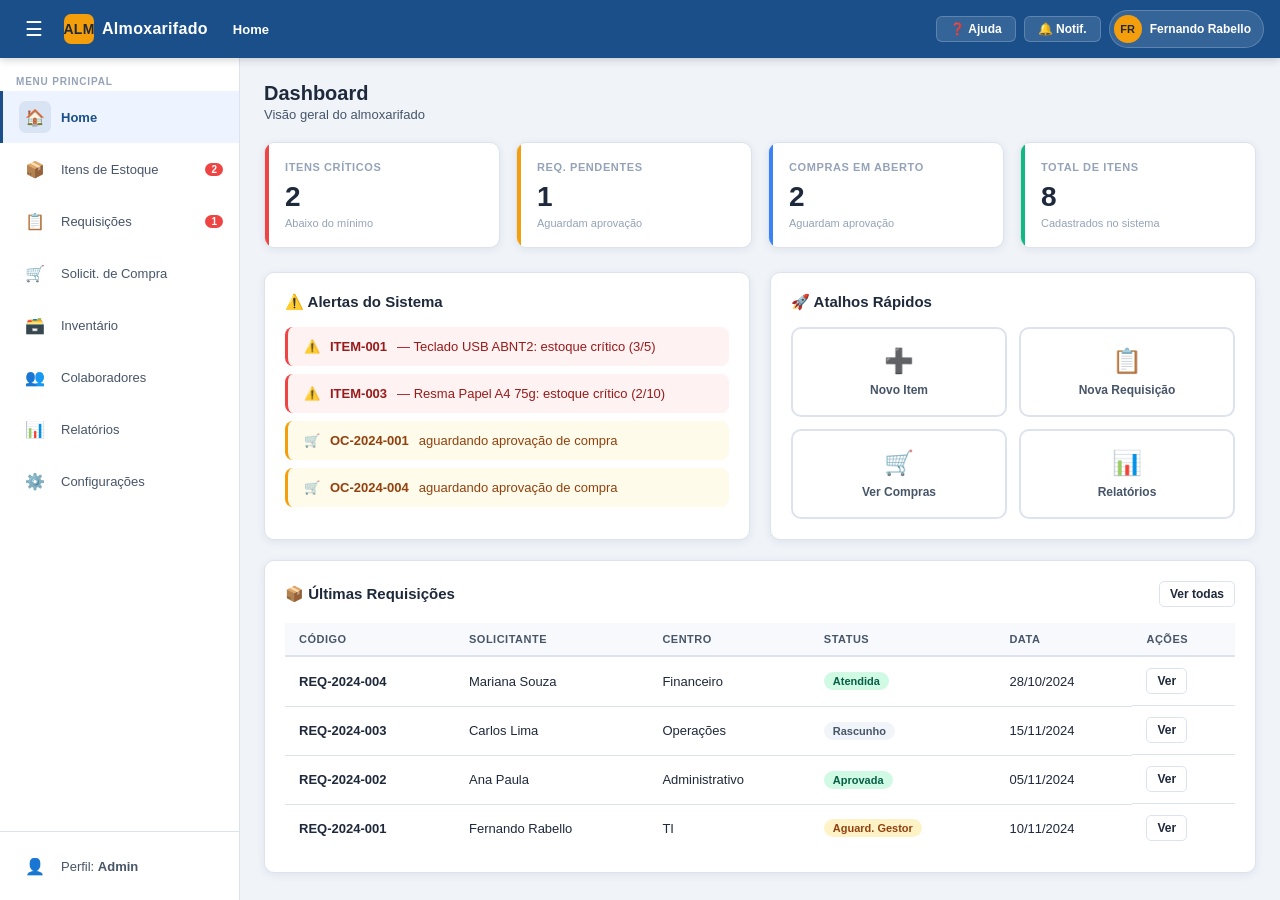
<file: dashboard.html>
<!DOCTYPE html>
<html lang="pt-BR">
<head>
  <meta charset="UTF-8" />
  <meta name="viewport" content="width=device-width, initial-scale=1.0" />
  <title>Almoxarifado v4 — Memory IT</title>
  <link rel="stylesheet" href="styles.css" />
</head>
<body>
  <div id="app">
    <div id="topbar"></div>
    <div id="layout">
      <div id="sidebar-overlay" class="sidebar-overlay"></div>
      <aside id="sidebar"></aside>
      <main id="main-content">
        <div id="view-container"></div>
      </main>
    </div>
  </div>
  <div id="toast-container"></div>
  <div id="modal-container"></div>
  <script src="app.js"></script>
</body>
</html>
</file>
<file: styles.css>
/* ===== RESET & ROOT ===== */
*, *::before, *::after { box-sizing: border-box; margin: 0; padding: 0; }

:root {
  --brand:       #1A4F8A;
  --brand-dark:  #123a68;
  --brand-light: #2a6bc7;
  --accent:      #F59E0B;
  --accent-dark: #D97706;
  --success:     #10B981;
  --danger:      #EF4444;
  --warning:     #F59E0B;
  --info:        #3B82F6;
  --bg:          #F0F4F9;
  --surface:     #FFFFFF;
  --surface2:    #F7F9FC;
  --border:      #DDE3EE;
  --text:        #1E293B;
  --text-2:      #475569;
  --text-3:      #94A3B8;
  --sidebar-w:   240px;
  --topbar-h:    58px;
  --radius:      10px;
  --shadow:      0 2px 8px rgba(30,41,59,.08);
  --shadow-md:   0 4px 16px rgba(30,41,59,.12);
  --transition:  .18s ease;
  --font:        'Segoe UI', 'Helvetica Neue', Arial, sans-serif;
}

html, body { height: 100%; font-family: var(--font); font-size: 14px; color: var(--text); background: var(--bg); }

a { color: var(--brand); text-decoration: none; }
a:hover { text-decoration: underline; }
button { cursor: pointer; font-family: var(--font); }
input, select, textarea { font-family: var(--font); }

/* ===== SCROLLBAR ===== */
::-webkit-scrollbar { width: 6px; height: 6px; }
::-webkit-scrollbar-track { background: transparent; }
::-webkit-scrollbar-thumb { background: var(--border); border-radius: 3px; }

/* ===== LAYOUT ===== */
#app { display: flex; flex-direction: column; height: 100vh; }
#layout { display: flex; flex: 1; overflow: hidden; }
#main-content { flex: 1; overflow-y: auto; padding: 24px; transition: margin-left var(--transition); }
#view-container { max-width: 1280px; margin: 0 auto; }

/* ===== TOPBAR ===== */
#topbar {
  height: var(--topbar-h);
  background: var(--brand);
  color: #fff;
  display: flex;
  align-items: center;
  padding: 0 16px;
  gap: 12px;
  position: sticky;
  top: 0;
  z-index: 300;
  box-shadow: 0 2px 8px rgba(0,0,0,.18);
}
.topbar-toggle {
  background: none; border: none; color: #fff; font-size: 20px;
  width: 36px; height: 36px; display: flex; align-items: center; justify-content: center;
  border-radius: 6px; transition: background var(--transition);
}
.topbar-toggle:hover { background: rgba(255,255,255,.15); }
.topbar-brand { font-size: 16px; font-weight: 700; letter-spacing: .3px; display: flex; align-items: center; gap: 8px; }
.topbar-brand-icon {
  width: 30px; height: 30px; background: var(--accent); border-radius: 7px;
  display: flex; align-items: center; justify-content: center; font-weight: 900; font-size: 14px; color: #1E293B;
}
.topbar-breadcrumb { flex: 1; font-size: 13px; color: rgba(255,255,255,.7); padding-left: 8px; }
.topbar-breadcrumb span { color: rgba(255,255,255,.5); margin: 0 5px; }
.topbar-breadcrumb .bc-current { color: #fff; font-weight: 600; }
.topbar-actions { display: flex; gap: 8px; align-items: center; }
.topbar-btn {
  background: rgba(255,255,255,.12); border: 1px solid rgba(255,255,255,.2); color: #fff;
  padding: 5px 13px; border-radius: 6px; font-size: 12px; font-weight: 600;
  transition: background var(--transition); display: flex; align-items: center; gap: 5px;
}
.topbar-btn:hover { background: rgba(255,255,255,.22); }
.topbar-user {
  display: flex; align-items: center; gap: 8px;
  background: rgba(255,255,255,.12); border: 1px solid rgba(255,255,255,.2);
  padding: 4px 12px 4px 4px; border-radius: 20px;
}
.topbar-avatar {
  width: 28px; height: 28px; background: var(--accent); border-radius: 50%;
  display: flex; align-items: center; justify-content: center;
  font-weight: 700; font-size: 11px; color: #1E293B;
}
.topbar-username { font-size: 12px; font-weight: 600; }

/* ===== SIDEBAR ===== */
#sidebar {
  width: var(--sidebar-w);
  background: var(--surface);
  border-right: 1px solid var(--border);
  display: flex;
  flex-direction: column;
  overflow-y: auto;
  transition: width var(--transition), transform var(--transition);
  flex-shrink: 0;
  z-index: 200;
}
#sidebar.collapsed { width: 56px; }
#sidebar.collapsed .nav-label,
#sidebar.collapsed .sidebar-section-title,
#sidebar.collapsed .nav-badge { display: none; }
#sidebar.collapsed .nav-item { justify-content: center; padding: 0 12px; }
#sidebar.collapsed .nav-icon { margin: 0; }

.sidebar-section { padding: 8px 0; }
.sidebar-section-title {
  font-size: 10px; font-weight: 700; text-transform: uppercase;
  letter-spacing: .8px; color: var(--text-3); padding: 10px 16px 4px;
}
.nav-item {
  display: flex; align-items: center; gap: 10px;
  padding: 10px 16px; color: var(--text-2); font-size: 13px; font-weight: 500;
  cursor: pointer; border-left: 3px solid transparent;
  transition: all var(--transition); border-radius: 0;
  white-space: nowrap;
}
.nav-item:hover { background: var(--surface2); color: var(--brand); }
.nav-item.active { background: #EEF4FF; color: var(--brand); border-left-color: var(--brand); font-weight: 700; }
.nav-icon {
  width: 32px; height: 32px; display: flex; align-items: center; justify-content: center;
  flex-shrink: 0; font-size: 16px; border-radius: 7px;
}
.nav-item:hover .nav-icon, .nav-item.active .nav-icon { background: rgba(26,79,138,.1); }
.nav-badge {
  margin-left: auto; background: var(--danger); color: #fff;
  font-size: 10px; font-weight: 700; border-radius: 10px; padding: 1px 6px;
}
.sidebar-overlay { display: none; }

/* ===== PAGE HEADER ===== */
.page-header { display: flex; align-items: center; justify-content: space-between; margin-bottom: 20px; flex-wrap: wrap; gap: 12px; }
.page-title { font-size: 20px; font-weight: 700; color: var(--text); }
.page-subtitle { font-size: 13px; color: var(--text-2); margin-top: 2px; }

/* ===== BUTTONS ===== */
.btn {
  display: inline-flex; align-items: center; gap: 6px;
  padding: 8px 16px; border-radius: 7px; font-size: 13px; font-weight: 600;
  border: 1px solid transparent; transition: all var(--transition); cursor: pointer;
}
.btn-primary { background: var(--brand); color: #fff; border-color: var(--brand); }
.btn-primary:hover { background: var(--brand-dark); }
.btn-secondary { background: var(--surface); color: var(--text); border-color: var(--border); }
.btn-secondary:hover { background: var(--surface2); }
.btn-success { background: var(--success); color: #fff; }
.btn-success:hover { background: #0ea674; }
.btn-danger { background: var(--danger); color: #fff; }
.btn-danger:hover { background: #dc2626; }
.btn-warning { background: var(--warning); color: #1E293B; }
.btn-warning:hover { background: var(--accent-dark); }
.btn-sm { padding: 5px 10px; font-size: 12px; border-radius: 5px; }
.btn-icon { padding: 6px 8px; }
.btn-ghost { background: none; border-color: transparent; color: var(--text-2); }
.btn-ghost:hover { background: var(--surface2); color: var(--brand); }

/* ===== CARDS ===== */
.card {
  background: var(--surface); border: 1px solid var(--border);
  border-radius: var(--radius); padding: 20px; box-shadow: var(--shadow);
}
.card-header { display: flex; align-items: center; justify-content: space-between; margin-bottom: 16px; }
.card-title { font-size: 15px; font-weight: 700; color: var(--text); }
.card-subtitle { font-size: 12px; color: var(--text-3); margin-top: 2px; }

/* ===== STAT CARDS ===== */
.stat-cards { display: grid; grid-template-columns: repeat(auto-fit, minmax(200px, 1fr)); gap: 16px; margin-bottom: 24px; }
.stat-card {
  background: var(--surface); border: 1px solid var(--border);
  border-radius: var(--radius); padding: 18px 20px; box-shadow: var(--shadow);
  display: flex; flex-direction: column; gap: 4px; position: relative; overflow: hidden;
  transition: box-shadow var(--transition);
}
.stat-card:hover { box-shadow: var(--shadow-md); }
.stat-card-accent { position: absolute; top: 0; left: 0; width: 4px; height: 100%; }
.stat-card-title { font-size: 11px; font-weight: 700; text-transform: uppercase; letter-spacing: .6px; color: var(--text-3); }
.stat-card-value { font-size: 28px; font-weight: 800; color: var(--text); line-height: 1; margin: 6px 0 2px; }
.stat-card-sub { font-size: 11px; color: var(--text-3); }

/* ===== GRID ===== */
.grid-2 { display: grid; grid-template-columns: repeat(2, 1fr); gap: 20px; }
.grid-3 { display: grid; grid-template-columns: repeat(3, 1fr); gap: 20px; }

/* ===== TABLE ===== */
.table-wrapper { overflow-x: auto; }
.data-table { width: 100%; border-collapse: collapse; font-size: 13px; }
.data-table th {
  background: var(--surface2); color: var(--text-2);
  font-size: 11px; font-weight: 700; text-transform: uppercase; letter-spacing: .5px;
  padding: 10px 14px; text-align: left; border-bottom: 2px solid var(--border);
  white-space: nowrap;
}
.data-table td { padding: 11px 14px; border-bottom: 1px solid var(--border); color: var(--text); vertical-align: middle; }
.data-table tr:last-child td { border-bottom: none; }
.data-table tbody tr:hover { background: var(--surface2); }
.table-actions { display: flex; gap: 6px; flex-wrap: nowrap; }

/* ===== SEARCH BAR ===== */
.search-bar { display: flex; gap: 10px; margin-bottom: 16px; flex-wrap: wrap; align-items: center; }
.search-input-wrap { position: relative; flex: 1; min-width: 200px; }
.search-input-wrap input {
  width: 100%; padding: 9px 12px 9px 36px; border: 1px solid var(--border);
  border-radius: 7px; font-size: 13px; outline: none; background: var(--surface);
  transition: border var(--transition);
}
.search-input-wrap input:focus { border-color: var(--brand); }
.search-input-wrap .search-icon {
  position: absolute; left: 11px; top: 50%; transform: translateY(-50%);
  color: var(--text-3); font-size: 14px; pointer-events: none;
}
.filter-select {
  padding: 8px 32px 8px 10px; border: 1px solid var(--border);
  border-radius: 7px; font-size: 13px; background: var(--surface); outline: none;
  cursor: pointer; appearance: none;
  background-image: url("data:image/svg+xml,%3Csvg xmlns='http://www.w3.org/2000/svg' width='12' height='12' viewBox='0 0 12 12'%3E%3Cpath fill='%2394A3B8' d='M6 8L1 3h10z'/%3E%3C/svg%3E");
  background-repeat: no-repeat; background-position: right 10px center;
  transition: border var(--transition);
}
.filter-select:focus { border-color: var(--brand); }

/* ===== FORM ===== */
.form-grid { display: grid; grid-template-columns: repeat(auto-fill, minmax(260px, 1fr)); gap: 16px; }
.form-group { display: flex; flex-direction: column; gap: 5px; }
.form-group.full-width { grid-column: 1 / -1; }
.form-label { font-size: 12px; font-weight: 700; color: var(--text-2); text-transform: uppercase; letter-spacing: .4px; }
.form-control {
  padding: 9px 12px; border: 1px solid var(--border);
  border-radius: 7px; font-size: 13px; outline: none; background: var(--surface);
  transition: border var(--transition), box-shadow var(--transition);
}
.form-control:focus { border-color: var(--brand); box-shadow: 0 0 0 3px rgba(26,79,138,.1); }
.form-control.error { border-color: var(--danger); }
.form-error { font-size: 11px; color: var(--danger); font-weight: 600; }
textarea.form-control { resize: vertical; min-height: 80px; }
.form-actions { display: flex; gap: 10px; margin-top: 24px; justify-content: flex-end; }

/* ===== BADGE ===== */
.badge {
  display: inline-flex; align-items: center; gap: 4px;
  padding: 3px 9px; border-radius: 20px; font-size: 11px; font-weight: 700;
  white-space: nowrap;
}
.badge-success { background: #D1FAE5; color: #065F46; }
.badge-danger  { background: #FEE2E2; color: #991B1B; }
.badge-warning { background: #FEF3C7; color: #92400E; }
.badge-info    { background: #DBEAFE; color: #1E40AF; }
.badge-gray    { background: #F1F5F9; color: #475569; }
.badge-purple  { background: #EDE9FE; color: #5B21B6; }

/* ===== BADGE DOT ===== */
.badge-dot { width: 8px; height: 8px; border-radius: 50%; display: inline-block; }

/* ===== AVATAR PLACEHOLDER ===== */
.item-avatar {
  width: 38px; height: 38px; border-radius: 8px; display: flex; align-items: center;
  justify-content: center; font-weight: 800; font-size: 13px; flex-shrink: 0;
  background: linear-gradient(135deg, var(--brand), var(--brand-light)); color: #fff;
}

/* ===== TOAST ===== */
#toast-container {
  position: fixed; bottom: 24px; right: 24px;
  display: flex; flex-direction: column; gap: 10px; z-index: 9999;
  pointer-events: none;
}
.toast {
  display: flex; align-items: center; gap: 12px;
  background: var(--surface); border: 1px solid var(--border);
  border-radius: var(--radius); padding: 12px 16px;
  box-shadow: var(--shadow-md); min-width: 300px; max-width: 420px;
  pointer-events: all; animation: slideInToast .25s ease;
  border-left: 4px solid var(--info);
}
.toast.success { border-left-color: var(--success); }
.toast.error   { border-left-color: var(--danger); }
.toast.warning { border-left-color: var(--warning); }
.toast-icon { font-size: 18px; flex-shrink: 0; }
.toast-message { flex: 1; font-size: 13px; font-weight: 500; }
.toast-close { background: none; border: none; color: var(--text-3); font-size: 16px; cursor: pointer; padding: 0 4px; }
@keyframes slideInToast { from { transform: translateX(110%); opacity: 0; } to { transform: none; opacity: 1; } }
.toast.removing { animation: slideOutToast .2s ease forwards; }
@keyframes slideOutToast { to { transform: translateX(110%); opacity: 0; } }

/* ===== MODAL ===== */
.modal-backdrop {
  position: fixed; inset: 0; background: rgba(15,23,42,.45);
  z-index: 1000; display: flex; align-items: center; justify-content: center;
  animation: fadeIn .18s ease;
}
@keyframes fadeIn { from { opacity: 0; } to { opacity: 1; } }
.modal {
  background: var(--surface); border-radius: 12px; box-shadow: var(--shadow-md);
  padding: 28px; width: 90%; max-width: 480px; animation: slideUp .22s ease;
}
.modal-lg { max-width: 600px; }
@keyframes slideUp { from { transform: translateY(20px); opacity: 0; } to { transform: none; opacity: 1; } }
.modal-title { font-size: 17px; font-weight: 700; margin-bottom: 10px; }
.modal-body { color: var(--text-2); font-size: 14px; margin-bottom: 22px; line-height: 1.6; }
.modal-actions { display: flex; gap: 10px; justify-content: flex-end; }

/* ===== DETAIL CARD ===== */
.detail-grid { display: grid; grid-template-columns: repeat(auto-fill, minmax(200px, 1fr)); gap: 16px; }
.detail-field { display: flex; flex-direction: column; gap: 3px; }
.detail-label { font-size: 11px; font-weight: 700; text-transform: uppercase; letter-spacing: .4px; color: var(--text-3); }
.detail-value { font-size: 14px; color: var(--text); font-weight: 600; }

/* ===== TIMELINE ===== */
.timeline { display: flex; align-items: center; gap: 0; margin: 20px 0; flex-wrap: wrap; }
.timeline-step {
  display: flex; flex-direction: column; align-items: center; flex: 1;
  min-width: 100px; position: relative;
}
.timeline-step::before {
  content: ''; position: absolute; top: 18px; left: calc(50% + 18px);
  width: calc(100% - 36px); height: 2px; background: var(--border);
}
.timeline-step:last-child::before { display: none; }
.timeline-step.active::before { background: var(--brand); }
.timeline-circle {
  width: 36px; height: 36px; border-radius: 50%; border: 2px solid var(--border);
  background: var(--surface); display: flex; align-items: center; justify-content: center;
  font-size: 14px; font-weight: 700; color: var(--text-3); z-index: 1;
  transition: all var(--transition);
}
.timeline-step.done .timeline-circle { background: var(--brand); border-color: var(--brand); color: #fff; }
.timeline-step.current .timeline-circle { background: var(--accent); border-color: var(--accent); color: #1E293B; }
.timeline-label { font-size: 11px; font-weight: 600; color: var(--text-3); margin-top: 6px; text-align: center; }
.timeline-step.done .timeline-label,
.timeline-step.current .timeline-label { color: var(--text); }

/* ===== ALERT BOX ===== */
.alert {
  padding: 12px 16px; border-radius: 8px; font-size: 13px;
  display: flex; align-items: flex-start; gap: 10px; margin-bottom: 8px;
  border-left: 3px solid transparent;
}
.alert-danger  { background: #FEF2F2; border-left-color: var(--danger); color: #991B1B; }
.alert-warning { background: #FFFBEB; border-left-color: var(--warning); color: #92400E; }
.alert-info    { background: #EFF6FF; border-left-color: var(--info); color: #1E40AF; }
.alert-success { background: #F0FDF4; border-left-color: var(--success); color: #065F46; }

/* ===== SHORTCUT BUTTONS ===== */
.shortcut-grid { display: grid; grid-template-columns: repeat(auto-fit, minmax(160px, 1fr)); gap: 12px; margin-top: 16px; }
.shortcut-btn {
  display: flex; flex-direction: column; align-items: center; gap: 8px;
  padding: 18px; border-radius: var(--radius); border: 2px solid var(--border);
  background: var(--surface); cursor: pointer; transition: all var(--transition);
  color: var(--text-2); font-size: 12px; font-weight: 600; text-align: center;
}
.shortcut-btn:hover { border-color: var(--brand); color: var(--brand); background: #EEF4FF; transform: translateY(-2px); box-shadow: var(--shadow-md); }
.shortcut-icon { font-size: 24px; }

/* ===== BAR CHART (CSS Only) ===== */
.bar-chart { display: flex; align-items: flex-end; gap: 10px; height: 140px; padding-top: 10px; }
.bar-group { display: flex; flex-direction: column; align-items: center; flex: 1; gap: 4px; height: 100%; justify-content: flex-end; }
.bar {
  width: 100%; border-radius: 5px 5px 0 0;
  background: linear-gradient(180deg, var(--brand-light), var(--brand));
  transition: height .5s cubic-bezier(.4,0,.2,1); min-height: 4px;
}
.bar-label { font-size: 10px; color: var(--text-3); font-weight: 600; text-align: center; white-space: nowrap; overflow: hidden; text-overflow: ellipsis; max-width: 60px; }
.bar-value { font-size: 11px; font-weight: 700; color: var(--text-2); }

/* ===== PHOTO PLACEHOLDER ===== */
.photo-placeholder {
  width: 80px; height: 80px; border-radius: 10px;
  background: linear-gradient(135deg, #E0E7FF, #C7D2FE);
  display: flex; align-items: center; justify-content: center;
  font-size: 28px; font-weight: 800; color: var(--brand); margin-bottom: 12px;
}

/* ===== EMPTY STATE ===== */
.empty-state { text-align: center; padding: 48px 24px; color: var(--text-3); }
.empty-icon { font-size: 48px; margin-bottom: 12px; }
.empty-title { font-size: 16px; font-weight: 700; color: var(--text-2); margin-bottom: 6px; }
.empty-sub { font-size: 13px; }

/* ===== SECTION ===== */
.section { margin-bottom: 28px; }
.section-title { font-size: 13px; font-weight: 700; text-transform: uppercase; letter-spacing: .5px; color: var(--text-3); margin-bottom: 12px; }

/* ===== LOADING ===== */
.loading { display: flex; align-items: center; justify-content: center; padding: 40px; color: var(--text-3); }

/* ===== QTY INPUT ===== */
.qty-badge {
  display: inline-flex; align-items: center; gap: 5px;
  font-size: 13px; font-weight: 700;
}
.qty-badge.critical { color: var(--danger); }
.qty-badge.ok { color: var(--success); }
.qty-badge.low { color: var(--warning); }

/* ===== INLINE ITEMS TABLE (REQUISIÇÃO) ===== */
.inline-add { display: flex; gap: 10px; align-items: flex-end; flex-wrap: wrap; margin-bottom: 12px; }
.inline-add .form-group { margin: 0; }

/* ===== TAGS ===== */
.tag { display: inline-block; background: var(--surface2); border: 1px solid var(--border); border-radius: 5px; padding: 2px 8px; font-size: 11px; color: var(--text-2); }

/* ===== DIVIDER ===== */
.divider { border: none; border-top: 1px solid var(--border); margin: 20px 0; }

/* ===== PROGRESS BAR ===== */
.progress-bar { background: var(--border); border-radius: 4px; height: 8px; overflow: hidden; }
.progress-fill { height: 100%; border-radius: 4px; transition: width .5s ease; }

/* ===== CHIP TABS ===== */
.chip-tabs { display: flex; gap: 8px; flex-wrap: wrap; margin-bottom: 16px; }
.chip-tab {
  padding: 5px 14px; border-radius: 20px; border: 1.5px solid var(--border);
  font-size: 12px; font-weight: 600; cursor: pointer; background: var(--surface);
  color: var(--text-2); transition: all var(--transition);
}
.chip-tab.active { background: var(--brand); color: #fff; border-color: var(--brand); }

/* ===== AUTOCOMPLETE ===== */
.autocomplete-wrap { position: relative; }
.autocomplete-list {
  position: absolute; top: 100%; left: 0; right: 0;
  background: var(--surface); border: 1px solid var(--border); border-radius: 7px;
  box-shadow: var(--shadow-md); z-index: 100; max-height: 200px; overflow-y: auto;
  margin-top: 4px;
}
.autocomplete-item { padding: 8px 12px; cursor: pointer; font-size: 13px; transition: background var(--transition); }
.autocomplete-item:hover, .autocomplete-item.focused { background: var(--surface2); }

/* ===== TIMELINE VERTICAL ===== */
.timeline-vertical {
  display: flex;
  flex-direction: column;
  gap: 0;
  padding: 8px 0;
}

.timeline-vertical .timeline-step {
  display: flex;
  align-items: flex-start;
  gap: 16px;
  position: relative;
  padding-bottom: 28px;
}

.timeline-vertical .timeline-step:last-child { padding-bottom: 0; }

.timeline-vertical .timeline-step::before {
  content: '';
  position: absolute;
  left: 19px;
  top: 40px;
  bottom: 0;
  width: 2px;
  background: var(--border);
}
.timeline-vertical .timeline-step:last-child::before { display: none; }
.timeline-vertical .timeline-step.done::before      { background: var(--success); }
.timeline-vertical .timeline-step.current::before   { background: linear-gradient(var(--brand), var(--border)); }
.timeline-vertical .timeline-step.reprovada::before { background: var(--danger); }

.timeline-vertical .timeline-circle {
  width: 40px;
  height: 40px;
  border-radius: 50%;
  display: flex;
  align-items: center;
  justify-content: center;
  font-size: 16px;
  font-weight: 700;
  flex-shrink: 0;
  border: 2px solid var(--border);
  background: var(--surface);
  color: var(--text-3);
  z-index: 1;
}
.timeline-vertical .timeline-step.done    .timeline-circle { background: var(--success); border-color: var(--success); color: #fff; font-size: 14px; }
.timeline-vertical .timeline-step.current .timeline-circle { background: var(--brand);   border-color: var(--brand);   color: #fff; box-shadow: 0 0 0 4px rgba(99,102,241,.15); }
.timeline-vertical .timeline-step.reprovada .timeline-circle { background: var(--danger); border-color: var(--danger); color: #fff; }

.timeline-info { flex: 1; padding-top: 8px; }
.timeline-label { font-size: 14px; font-weight: 700; color: var(--text); }
.timeline-desc  { font-size: 12px; color: var(--text-3); margin-top: 2px; }
.timeline-evento-data { font-size: 11px; color: var(--text-3); margin-top: 4px; }
.timeline-evento-ator { font-size: 12px; font-weight: 600; color: var(--brand); margin-top: 2px; }

/* ===== BADGE PURPLE (Compras) ===== */
.badge-purple { background: #EDE9FE; color: #7C3AED; }
.toggle-switch { position: relative; display: inline-block; width: 44px; height: 24px; flex-shrink: 0; }
.toggle-switch input { opacity: 0; width: 0; height: 0; }
.toggle-slider {
  position: absolute; cursor: pointer; inset: 0;
  background: var(--border); border-radius: 24px; transition: .2s;
}
.toggle-slider::before {
  content: ''; position: absolute;
  width: 18px; height: 18px; left: 3px; bottom: 3px;
  background: #fff; border-radius: 50%; transition: .2s;
  box-shadow: 0 1px 3px rgba(0,0,0,.2);
}
.toggle-switch input:checked + .toggle-slider { background: var(--brand); }
.toggle-switch input:checked + .toggle-slider::before { transform: translateX(20px); }

/* ===== PONTO REPOSICAO MARKER ===== */
.rep-marker {
  display: inline-flex; align-items: center; gap: 5px;
  font-size: 12px; font-weight: 700; color: var(--brand);
  background: #EEF4FF; padding: 3px 9px; border-radius: 20px;
  border: 1.5px solid var(--brand);
}
@media (max-width: 768px) {
  #sidebar {
    position: fixed; left: 0; top: var(--topbar-h); bottom: 0;
    width: var(--sidebar-w) !important; transform: translateX(-100%);
    z-index: 250; box-shadow: var(--shadow-md);
  }
  #sidebar.mobile-open { transform: translateX(0); }
  .sidebar-overlay { display: block; position: fixed; inset: 0; top: var(--topbar-h); background: rgba(0,0,0,.4); z-index: 240; opacity: 0; pointer-events: none; transition: opacity var(--transition); }
  .sidebar-overlay.active { opacity: 1; pointer-events: all; }
  #main-content { padding: 16px; }
  .grid-2, .grid-3 { grid-template-columns: 1fr; }
  .form-grid { grid-template-columns: 1fr; }
  .detail-grid { grid-template-columns: 1fr 1fr; }
  .stat-cards { grid-template-columns: 1fr 1fr; }
  .topbar-brand span { display: none; }
}

@media (max-width: 480px) {
  .stat-cards { grid-template-columns: 1fr; }
  .detail-grid { grid-template-columns: 1fr; }
  .timeline { flex-direction: column; align-items: flex-start; gap: 12px; }
  .timeline-step { flex-direction: row; gap: 12px; width: 100%; }
  .timeline-step::before { top: 18px; left: 50px; width: 2px; height: 100%; }
}
</file>
